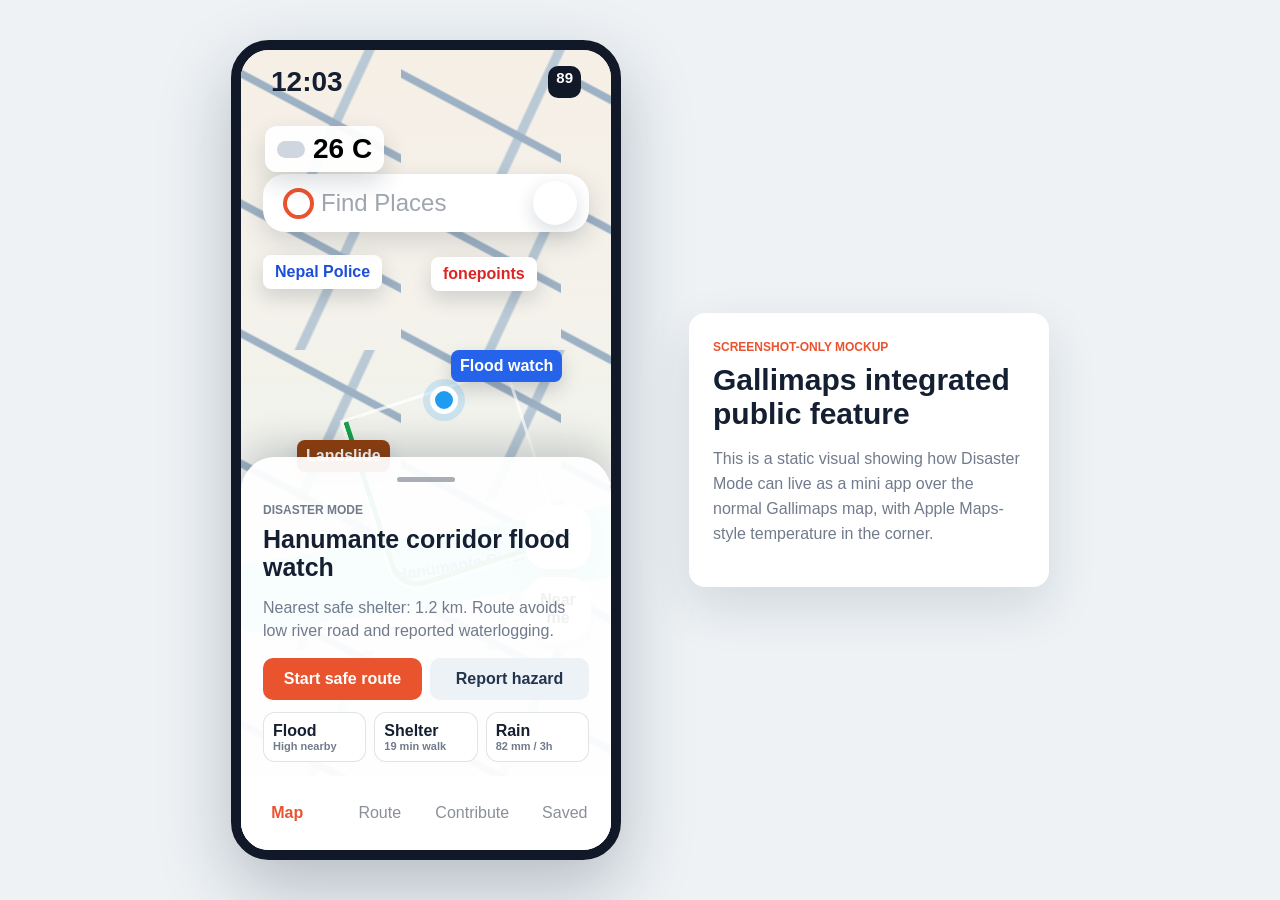
<file: gallimaps-public-mockup/index.html>
<!doctype html>
<html lang="en">
  <head>
    <meta charset="utf-8">
    <meta name="viewport" content="width=device-width, initial-scale=1">
    <title>Gallimaps Disaster Mode Screenshot Mockup</title>
    <link rel="stylesheet" href="styles.css">
  </head>
  <body>
    <main class="mockup-board">
      <section class="phone">
        <div class="map">
          <div class="status">12:03 <span>89</span></div>
          <button class="weather" id="weather"><i></i><b>26 C</b></button>
          <div class="weather-popover" id="forecast">
            <span>Today</span><b>26 C, rain 80%</b>
            <span>Tomorrow</span><b>28 C, scattered rain</b>
          </div>
          <div class="search">Find Places <button></button></div>
          <div class="poi police">Nepal Police</div>
          <div class="poi bank">fonepoints</div>
          <div class="user"></div>
          <div class="hazard flood">Flood watch</div>
          <div class="hazard slide">Landslide</div>
          <div class="route"></div>
          <div class="quick">
            <button>Car</button>
            <button>Near me</button>
          </div>
        </div>
        <div class="mini-app">
          <div class="handle"></div>
          <span>Disaster Mode</span>
          <h1>Hanumante corridor flood watch</h1>
          <p>Nearest safe shelter: 1.2 km. Route avoids low river road and reported waterlogging.</p>
          <div class="actions">
            <button>Start safe route</button>
            <button>Report hazard</button>
          </div>
          <div class="hazard-list">
            <article><b>Flood</b><span>High nearby</span></article>
            <article><b>Shelter</b><span>19 min walk</span></article>
            <article><b>Rain</b><span>82 mm / 3h</span></article>
          </div>
        </div>
        <nav class="tabs">
          <b>Map</b><span>Route</span><span>Contribute</span><span>Saved</span>
        </nav>
      </section>
      <aside class="notes">
        <span>Screenshot-only mockup</span>
        <h2>Gallimaps integrated public feature</h2>
        <p>This is a static visual showing how Disaster Mode can live as a mini app over the normal Gallimaps map, with Apple Maps-style temperature in the corner.</p>
      </aside>
    </main>
    <script src="script.js"></script>
  </body>
</html>
</file>
<file: gallimaps-public-mockup/styles.css>
:root{font-family:Inter,"Segoe UI",Arial,sans-serif;--orange:#e9542f;--blue:#1f9cf0;--ink:#151f32;--muted:#717b8c;--line:rgba(20,31,50,.12)}
*{box-sizing:border-box}body{margin:0;min-height:100vh;background:#eef2f5;color:var(--ink)}button{font:inherit;cursor:pointer}.mockup-board{min-height:100vh;display:grid;grid-template-columns:minmax(360px,430px) minmax(260px,360px);gap:28px;align-items:center;justify-content:center;padding:28px}.phone{position:relative;width:390px;height:820px;overflow:hidden;border-radius:38px;background:#f8f3ec;box-shadow:0 28px 70px rgba(20,31,50,.25);border:10px solid #111827}.map{position:absolute;inset:0;background:linear-gradient(28deg,transparent 0 47%,#9db1c4 48% 51%,transparent 52%),linear-gradient(115deg,transparent 0 47%,#b9c9d5 48% 51%,transparent 52%),linear-gradient(180deg,#f6efe6,#edf7f4);background-size:160px 130px,190px 150px,auto}.map::before{content:"Hanumante River";position:absolute;left:-20px;bottom:250px;width:480px;height:70px;border-radius:999px;background:#82d9e9;color:#25879a;text-align:center;line-height:70px;font-weight:750;transform:rotate(-9deg)}.status{position:absolute;z-index:5;top:16px;left:30px;right:30px;display:flex;justify-content:space-between;font-size:28px;font-weight:850}.status span{font-size:15px;background:#111827;color:#fff;border-radius:10px;padding:3px 8px}.weather{position:absolute;z-index:5;top:76px;left:24px;display:flex;gap:8px;align-items:center;min-height:46px;padding:0 12px;border:0;border-radius:12px;background:rgba(255,255,255,.94);box-shadow:0 10px 24px rgba(20,31,50,.16);font-size:28px}.weather i{width:28px;height:17px;border-radius:999px;background:#cfd6df;display:block}.weather-popover{position:absolute;z-index:6;top:130px;left:24px;width:210px;display:none;padding:12px;border-radius:14px;background:rgba(255,255,255,.96);box-shadow:0 14px 34px rgba(20,31,50,.2)}.weather-popover.open{display:block}.weather-popover span{display:block;color:var(--muted);font-size:12px;font-weight:850;text-transform:uppercase}.weather-popover b{display:block;margin:3px 0 9px}.search{position:absolute;z-index:4;top:124px;left:22px;right:22px;height:58px;border-radius:22px;background:#fff;box-shadow:0 9px 24px rgba(20,31,50,.15);display:flex;align-items:center;padding-left:58px;color:#a0a6af;font-size:24px}.search::before{content:"";position:absolute;left:20px;width:23px;height:23px;border:4px solid var(--orange);border-radius:50%}.search button{position:absolute;right:12px;width:44px;height:44px;border:0;border-radius:50%;background:#fff;box-shadow:0 6px 18px rgba(20,31,50,.16)}.poi{position:absolute;z-index:2;padding:8px 12px;border-radius:8px;background:#fff;box-shadow:0 8px 20px rgba(20,31,50,.16);font-weight:850}.police{top:205px;left:22px;color:#1d4ed8}.bank{top:207px;left:190px;color:#dc2626}.user{position:absolute;z-index:4;left:51%;top:42%;width:28px;height:28px;border:5px solid #fff;border-radius:50%;background:#1f9cf0;box-shadow:0 0 0 7px rgba(31,156,240,.18)}.hazard{position:absolute;z-index:3;padding:7px 9px;border-radius:8px;color:#fff;font-weight:850;box-shadow:0 8px 18px rgba(20,31,50,.18)}.flood{left:210px;top:300px;background:#2563eb}.slide{left:56px;top:390px;background:#92400e}.route{position:absolute;z-index:2;left:126px;top:342px;width:170px;height:180px;border-left:5px solid #16a34a;border-bottom:5px solid #16a34a;border-radius:0 0 0 28px;transform:rotate(-18deg);box-shadow:0 0 0 3px rgba(255,255,255,.75)}.quick{position:absolute;z-index:4;right:20px;top:455px;display:grid;gap:8px}.quick button{width:66px;height:64px;border:0;border-radius:22px;background:#fff;box-shadow:0 8px 20px rgba(20,31,50,.16);font-weight:800}.mini-app{position:absolute;z-index:5;left:0;right:0;bottom:70px;min-height:306px;padding:20px 22px 18px;border-radius:34px 34px 0 0;background:rgba(255,255,255,.94);box-shadow:0 -14px 34px rgba(20,31,50,.18)}.handle{width:58px;height:5px;border-radius:999px;background:#a8adb6;margin:0 auto 18px}.mini-app span{color:var(--muted);font-size:12px;text-transform:uppercase;font-weight:900}.mini-app h1{font-size:25px;line-height:1.1;margin:8px 0}.mini-app p{color:var(--muted);line-height:1.4}.actions{display:grid;grid-template-columns:1fr 1fr;gap:8px}.actions button{min-height:42px;border:0;border-radius:10px;background:var(--orange);color:#fff;font-weight:850}.actions button+button{background:#edf2f7;color:#24344d}.hazard-list{display:grid;grid-template-columns:repeat(3,1fr);gap:8px;margin-top:12px}.hazard-list article{border:1px solid var(--line);border-radius:12px;padding:9px;background:#fff}.hazard-list b,.hazard-list span{display:block}.hazard-list span{text-transform:none;font-size:11px;color:var(--muted)}.tabs{position:absolute;z-index:6;left:0;right:0;bottom:0;height:74px;background:#fff;display:grid;grid-template-columns:repeat(4,1fr);align-items:center;text-align:center;color:#8a8f98}.tabs b{color:var(--orange)}.notes{padding:24px;border-radius:16px;background:#fff;box-shadow:0 20px 50px rgba(20,31,50,.12)}.notes span{font-size:12px;color:var(--orange);font-weight:900;text-transform:uppercase}.notes h2{font-size:30px;margin:8px 0}.notes p{color:var(--muted);line-height:1.55}@media(max-width:860px){.mockup-board{grid-template-columns:1fr}.phone{margin:auto}.notes{max-width:390px;margin:auto}}
</file>
